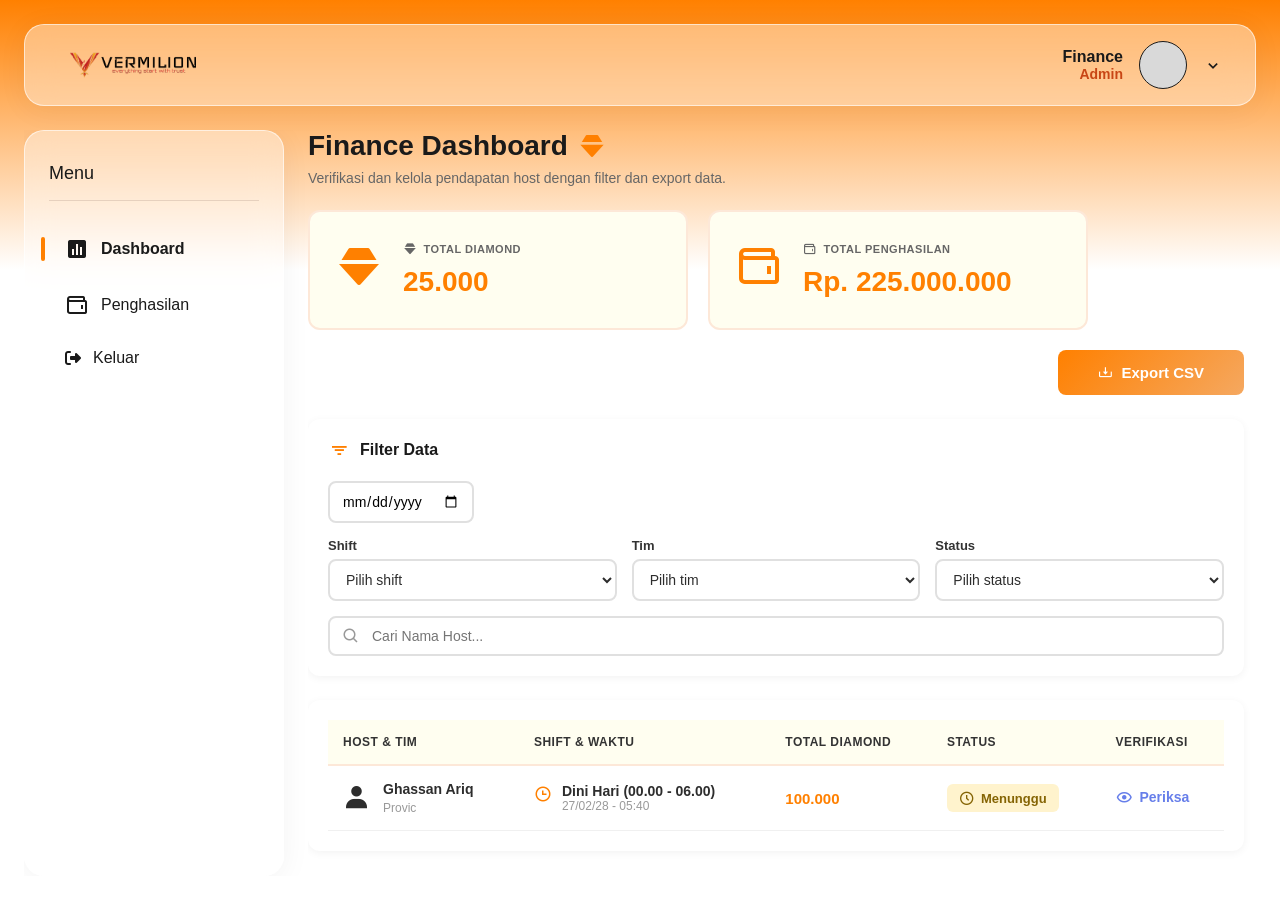
<file: finance/index.html>
<!doctype html>
<html lang="en">
  <head>
    <meta charset="UTF-8" />
    <meta name="viewport" content="width=device-width, initial-scale=1.0" />
    <meta name="description" content="Finance Dashboard" />
    <title>Finance Dashboard</title>
    <link rel="stylesheet" href="../style/finance.css" />
    <link
      href="https://unpkg.com/boxicons@2.1.4/css/boxicons.min.css"
      rel="stylesheet"
    />
    <link
      rel="stylesheet"
      href="https://cdnjs.cloudflare.com/ajax/libs/font-awesome/6.5.0/css/all.min.css"
    />
  </head>
  <body>
    <div class="dashboard">
      <header class="topbar">
        <div
          class="logo-area"
          style="display: flex; align-items: center; gap: 12px"
        >
          <i
            class="bx bx-menu menu-toggle"
            id="mobile-menu-btn"
            onclick="toggleSidebar()"
            style="display: none; font-size: 28px; cursor: pointer"
          ></i>
          <div class="logo">
            <img src="../assets/logovermiloren.png" alt="Vermil Logo" />
          </div>
        </div>

        <div class="profile-section">
          <div class="profile-text">
            <span class="name">Finance</span>
            <span class="role">Admin</span>
          </div>
          <div class="avatar"></div>
          <i class="bx bx-chevron-down icon-dropdown"></i>
        </div>
      </header>

      <div class="main-layout">
        <aside class="sidebar">
          <h3 class="menu-title">Menu</h3>
          <hr class="divider" />
          <nav>
            <ul class="nav-list">
              <li
                class="nav-item active"
                onclick="loadPage('beranda.html', this)"
              >
                <i class="bx bxs-bar-chart-square nav-icon"></i> Dashboard
              </li>
              <li class="nav-item" onclick="loadPage('penghasilan.html', this)">
                <i class="bx bx-wallet nav-icon"></i> Penghasilan
              </li>
              <li class="nav-item">
                <i class="fa-solid fa-right-from-bracket nav-icon-fa"></i>
                <a
                  href="../login.html"
                  style="color: inherit; text-decoration: none"
                  >Keluar</a
                >
              </li>
            </ul>
          </nav>
        </aside>

        <main class="content" id="main-content"></main>
      </div>
    </div>

    <script src="../control/finance.js"></script>
  </body>
</html>
</file>
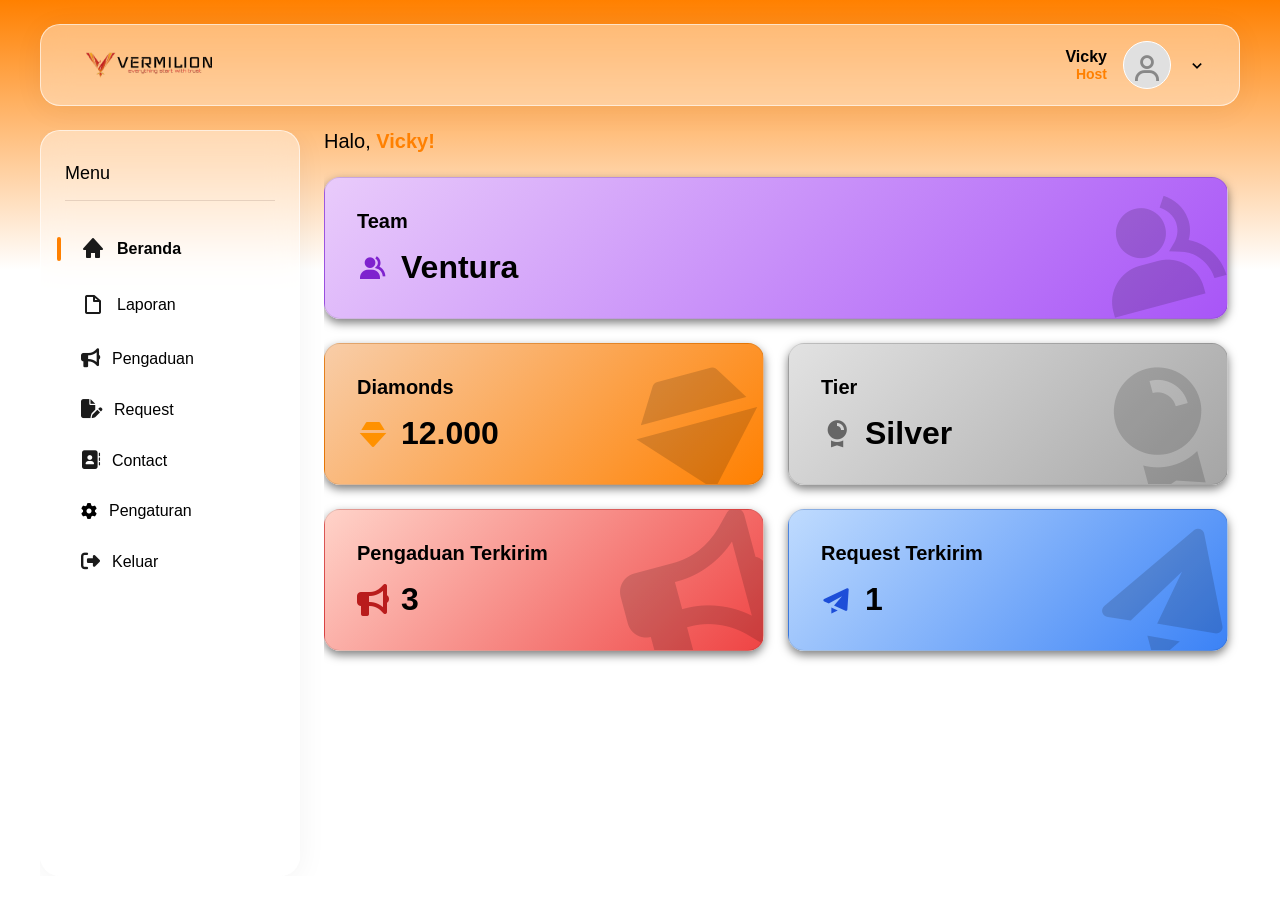
<file: host/index.html>
<!doctype html>
<html lang="id">
  <head>
    <meta charset="UTF-8" />
    <meta name="viewport" content="width=device-width, initial-scale=1.0" />
    <title>Dashboard Host</title>
    <link rel="stylesheet" href="../style/host.css" />
    <link
      href="https://unpkg.com/boxicons@2.1.4/css/boxicons.min.css"
      rel="stylesheet"
    />
    <link
      rel="stylesheet"
      href="https://cdnjs.cloudflare.com/ajax/libs/font-awesome/6.5.0/css/all.min.css"
    />
  </head>
  <body>
    <div class="dashboard">
      <header class="topbar">
        <!--logo-->
        <div
          class="logo-area"
          style="display: flex; align-items: center; gap: 12px"
        >
          <i
            class="bx bx-menu menu-toggle"
            id="mobile-menu-btn"
            onclick="toggleSidebar()"
            style="display: none; font-size: 28px; cursor: pointer"
          ></i>
          <div class="logo">
            <img src="../assets/logovermiloren.png" alt="Vermilion Logo" />
          </div>
        </div>
        <!--Profile-->
        <div class="profile-section" onclick="toggleDropdown(event)">
          <div class="profile-text">
            <span class="name">Vicky</span>
            <span class="role">Host</span>
          </div>
          <div class="avatar">
            <i class="bx bx-user"></i>
          </div>
          <i class="bx bx-chevron-down icon-dropdown"></i>
          <div class="dropdown-menu" id="profileDropdown">
            <a href="" class="dropdown-item">
              <i class="bx bx-user-circle"></i>
              Profil
            </a>
            <a href="" class="dropdown-item">
              <i class="bx bx-cog"></i>
              Setting
            </a>
            <div class="dropdown-divider"></div>
            <a href="" class="dropdown-item text-danger">
              <i class="bx bx-log-out"></i>
              Logout
            </a>
          </div>
        </div>
      </header>
      <div class="main-layout">
        <aside class="sidebar">
          <h3 class="menu-title">Menu</h3>
          <hr class="divider" />
          <nav>
            <ul class="nav-list">
              <li
                class="nav-item active"
                onclick="loadPage('beranda.html', this)"
              >
                <i class="bx bxs-home nav-icon"></i> Beranda
              </li>
              <li class="nav-item" onclick="loadPage('laporan.html', this)">
                <i class="bx bx-file-blank nav-icon"></i> Laporan
              </li>
              <li class="nav-item">
                <i class="fa-solid fa-bullhorn nav-icon-fa"></i> Pengaduan
              </li>
              <li class="nav-item">
                <i class="fa solid fa-file-pen nav-icon-fa"></i> Request
              </li>
              <li class="nav-item">
                <i class="fa-solid fa-address-book nav-icon-fa"></i> Contact
              </li>
              <li class="nav-item">
                <i class="fa-solid fa-gear nax-icon-fa"></i> Pengaturan
              </li>
              <li class="nav-item">
                <i class="fa-solid fa-right-from-bracket nav-icon-fa"></i>
                <a href="../login.html">Keluar</a>
              </li>
            </ul>
          </nav>
        </aside>
        <main class="content" id="main-content"></main>
      </div>
    </div>
    <script src="../control/host.js"></script>
  </body>
</html>
</file>
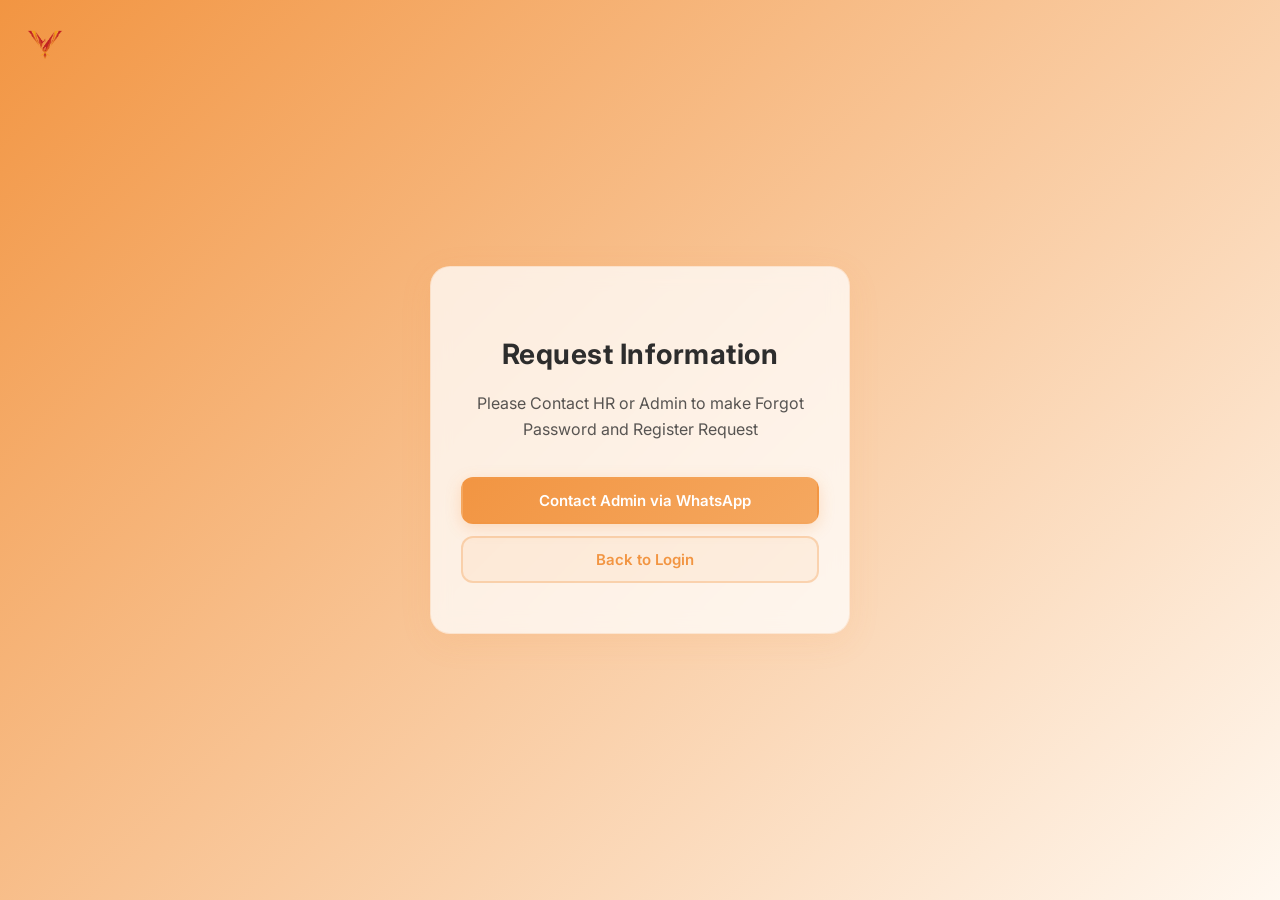
<file: contact.html>
<!DOCTYPE html>
<html lang="en">
<head>
    <meta charset="UTF-8">
    <meta name="viewport" content="width=device-width, initial-scale=1.0">
    <meta name="description" content="Contact HR or Admin">
    <title>Contact Request</title>
    <link rel="stylesheet" href="./style/contact.css">
    <link href="https://cdn.boxicons.com/3.0.8/fonts/basic/boxicons.min.css" rel="stylesheet">
    <link href="https://cdn.boxicons.com/3.0.8/fonts/filled/boxicons-filled.min.css" rel="stylesheet">
</head>
<body>
    <div class="logo-container">
        <img src="./assets/vermil-logo.png" alt="Vermil Logo" class="logo">
    </div>
    <div class="wrapper">
        <div class="content">
            <i class="bx bx-info-circle icon"></i>
            <h1>Request Information</h1>
            <p class="message">Please Contact HR or Admin to make Forgot Password and Register Request</p>
            <div class="button-group">
                <a href="https://wa.me/62YOUR_PHONE_NUMBER" target="_blank" class="btn btn-primary">
                    <i class="bx bxl-whatsapp"></i>
                    Contact Admin via WhatsApp
                </a>
                <a href="./login.html" class="btn btn-secondary">
                    <i class="bx bx-arrow-back"></i>
                    Back to Login
                </a>
            </div>
        </div>
    </div>
</body>
</html>
</file>
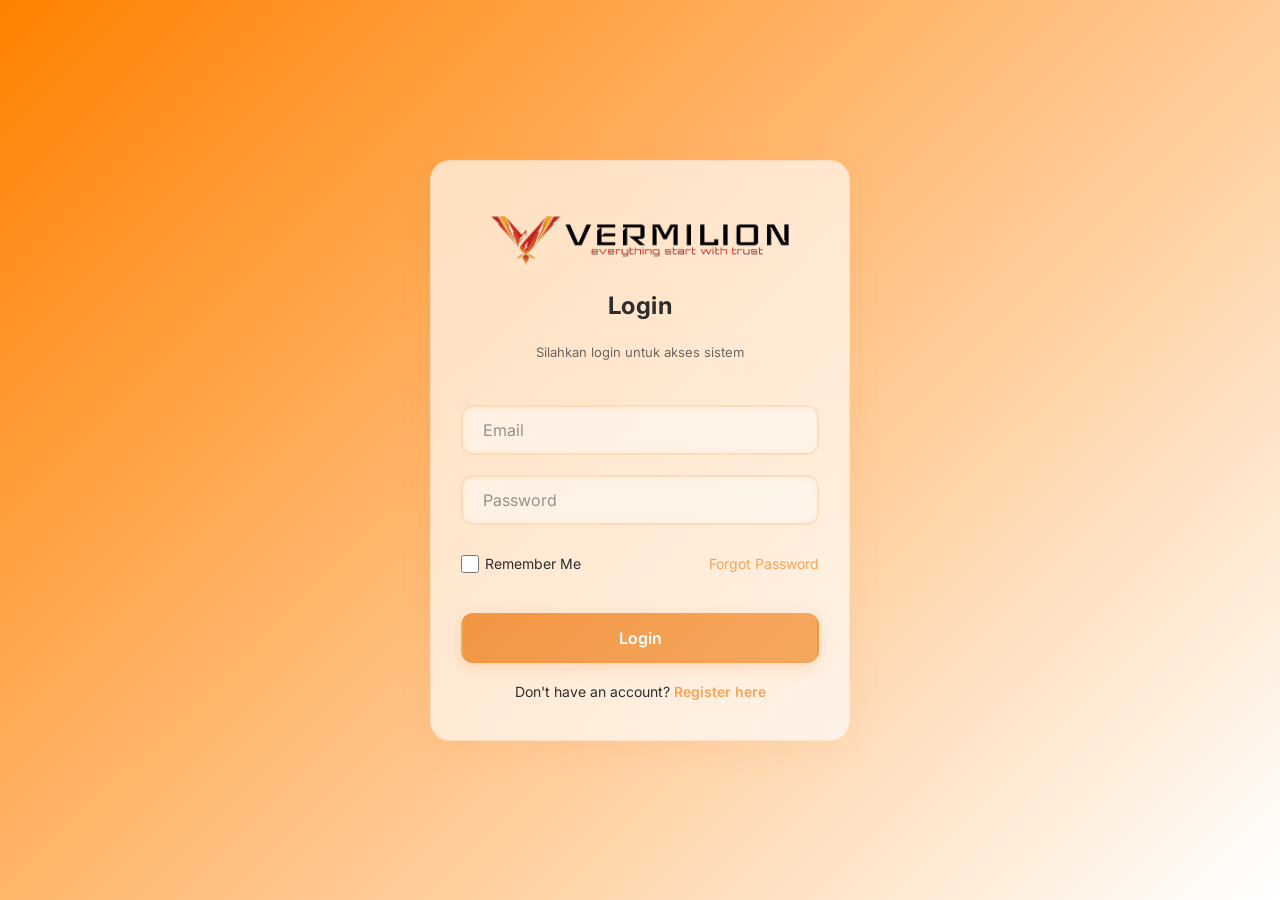
<file: login.html>
<!DOCTYPE html>
<html lang="en">
<head>
    <meta charset="UTF-8">
    <meta name="viewport" content="width=device-width, initial-scale=1.0">
    <meta name="description" content="Login Page">
    <title>Login Page</title>
    <link rel="stylesheet" href="./style/login.css">
    <!-- Basic Icons -->
    <link href="https://cdn.boxicons.com/3.0.8/fonts/basic/boxicons.min.css" rel="stylesheet">
    <!-- Filled Icons -->
    <link href="https://cdn.boxicons.com/3.0.8/fonts/filled/boxicons-filled.min.css" rel="stylesheet">
    <!-- Brand Icons -->
    <link href="https://cdn.boxicons.com/3.0.8/fonts/brands/boxicons-brands.min.css" rel="stylesheet">
</head>
<body>
    <div class="wrapper">
        <div class="logo-container">
            <img src="./assets/logovermiloren.png" alt="Vermil Logo" class="logo">
        </div>
        <form action="" id="loginForm">
            <h2>Login</h2>
            <p class="subtitle">Silahkan login untuk akses sistem</p>
            <div class="input-box">
                <input type="text" placeholder="Email" id="email" required>
                <i class="bx bx-envelope"></i>
            </div>
            <div class="input-box">
                <input type="password" placeholder="Password" id="password" required>
                <i class="bx bx-lock"></i>
            </div>
            <div class="remember-forgot">
                <label><input type="checkbox" name="" id="">Remember Me</label>
                <a href="./contact.html">Forgot Password</a>
            </div>
            <button type="submit" class="btn">Login</button>
        </form>
        <div class="register-link">
            <p>Don't have an account? <a href="./contact.html" >Register here</a></p>
        </div>
    </div>
    <script src="./control/main.js"></script>
</body>
</html>
</file>
<file: style/finance.css>
* {
  margin: 0;
  padding: 0;
  box-sizing: border-box;
  font-family: "Inter", "Segoe UI", sans-serif;
}

:root {
  --orange-primary: #ff8000;
  --orange-light: #fdf4eb;
  --text-dark: #1a1a1a;
  --text-gray: #4a4a4a;
  --border-radius: 16px;
  --shadow: 0px 4px 10px rgba(0, 0, 0, 0.05);
}

body {
  margin: 0;
  padding: 24px;
  height: 100vh;
  overflow: hidden;
  box-sizing: border-box;
  background: linear-gradient(to bottom, #ff8000 0%, #ffffff 30%, #ffffff 100%);
  color: var(--text-dark);
}
.main-layout {
  flex: 1;
  overflow: hidden;
  display: flex;
  gap: 24px;
  align-items: stretch; 
}
.content {
  flex: 1;
  min-width: 0;
  min-height: 0;
  display: flex;
  flex-direction: column;
  gap: 24px;
  height: 100%;
  overflow-y: auto;
  padding-right: 12px;
  padding-bottom: 24px;
}
.dashboard {
  max-width: 1400px;
  margin: 0 auto;
  display: flex;
  flex-direction: column;
  gap: 24px;
  height: 100%;
}

.topbar {
  background: rgba(255, 255, 255, 0.4);
  border: 1px solid rgba(255, 255, 255, 0.6);
  box-shadow: 0 4px 30px rgba(0, 0, 0, 0.05);
  border-radius: 20px;
  backdrop-filter: blur(15px);
  -webkit-backdrop-filter: blur(15px);
  display: flex;
  justify-content: space-between;
  align-items: center;
  padding: 16px 32px;
  flex-shrink: 0;
}

.topbar .logo img {
  height: 36px;
}

.profile-section {
  display: flex;
  align-items: center;
  gap: 16px;
}

.profile-text {
  display: flex;
  flex-direction: column;
  text-align: right;
}

.profile-text .name {
  font-weight: 700;
  font-size: 16px;
}

.profile-text .role {
  color: #c84615;
  font-weight: 600;
  font-size: 14px;
}

.avatar {
  width: 48px;
  height: 48px;
  background-color: #d9d9d9;
  border: 1px solid #1a1a1a;
  border-radius: 50%;
}

.icon-dropdown {
  font-size: 20px;
  cursor: pointer;
}

.main-layout {
  flex: 1;
  overflow: hidden;
  display: flex;
  gap: 24px;
  align-items: flex-start;
}

.sidebar {
  width: 260px;
  padding: 32px 24px;
  height: 100%;
  background: rgba(255, 255, 255, 0.4);
  border: 1px solid rgba(255, 255, 255, 0.6);
  box-shadow: 0 4px 30px rgba(0, 0, 0, 0.05);
  border-radius: 20px;
  backdrop-filter: blur(15px);
  -webkit-backdrop-filter: blur(15px);
  overflow-y: auto;
  flex-shrink: 0;
}

.menu-title {
  font-size: 18px;
  font-weight: 500;
  margin-bottom: 16px;
}

.divider {
  border: none;
  border-top: 1px solid #e6d0be;
  margin-bottom: 24px;
}

.nav-list {
  list-style: none;
}

.nav-item {
  display: flex;
  align-items: center;
  gap: 12px;
  padding: 12px 0 12px 16px;
  margin-bottom: 8px;
  font-size: 16px;
  cursor: pointer;
  position: relative;
  color: var(--text-dark);
  transition: all 0.3s ease;
}

.nav-item.active {
  font-weight: 600;
}

.nav-item.active::before {
  content: "";
  position: absolute;
  left: -8px;
  top: 50%;
  transform: translateY(-50%);
  height: 24px;
  width: 4px;
  background-color: var(--orange-primary);
  border-radius: 4px;
}

.nav-icon {
  font-size: 24px;
  color: #1a1a1a;
}

.content {
  flex: 1;
  min-width: 0;
  display: flex;
  flex-direction: column;
  gap: 24px;
  height: 100%;
  overflow-y: auto;
  padding-right: 12px;
  padding-bottom: 24px;
}

.content::-webkit-scrollbar {
  width: 8px;
}

.content::-webkit-scrollbar-track {
  background: transparent;
}

.content::-webkit-scrollbar-thumb {
  background: rgba(240, 142, 62, 0.5);
  border-radius: 10px;
}

.header {
  margin-bottom: 0;
}

.header h1 {
  font-size: 28px;
  font-weight: 700;
  margin-bottom: 8px;
  display: flex;
  align-items: center;
  gap: 10px;
}

.header h1 i {
  color: var(--orange-primary);
  font-size: 28px;
}

.header-subtitle {
  color: #666;
  font-size: 14px;
}

.top-section {
  display: flex;
  justify-content: flex-start;
  align-items: center;
  gap: 20px;
  flex-wrap: wrap;
}

.total-card {
  background: #fffef0;
  border: 2px solid #fde8d8;
  padding: 25px;
  border-radius: 12px;
  display: flex;
  align-items: center;
  gap: 20px;
  flex: 0 1 380px;
  min-height: 120px;
}

.card-icon {
  font-size: 48px;
  color: var(--orange-primary);
  flex-shrink: 0;
}

.card-content {
  flex: 1;
  min-width: 0;
}

.card-label {
  font-size: 11px;
  color: #666;
  text-transform: uppercase;
  font-weight: 600;
  margin-bottom: 8px;
  letter-spacing: 0.5px;
  display: flex;
  align-items: center;
  gap: 6px;
  line-height: 1.4;
}

.card-label i {
  font-size: 14px;
  flex-shrink: 0;
}

.card-amount {
  font-size: 28px;
  font-weight: 700;
  color: var(--orange-primary);
  line-height: 1.2;
  word-break: break-word;
}

.export-btn {
  background: linear-gradient(135deg, var(--orange-primary) 0%, #f5a860 100%);
  color: #fff;
  border: none;
  padding: 14px 40px;
  border-radius: 8px;
  font-size: 15px;
  font-weight: 600;
  cursor: pointer;
  transition: all 0.3s ease;
  display: flex;
  align-items: center;
  gap: 8px;
  margin-left: auto;
  height: fit-content;
  white-space: nowrap;
}

.export-btn:hover {
  background: linear-gradient(135deg, #e6803a 0%, #e89850 100%);
  transform: translateY(-2px);
  box-shadow: 0 4px 15px rgba(242, 149, 66, 0.3);
}

.export-btn:active {
  transform: translateY(0);
}

.filter-section {
  background: #fff;
  border-radius: 12px;
  padding: 20px;
  box-shadow: 0 2px 8px rgba(0, 0, 0, 0.05);
}

.filter-header {
  display: flex;
  align-items: center;
  gap: 10px;
  margin-bottom: 20px;
}

.filter-header i {
  font-size: 22px;
  color: var(--orange-primary);
}

.filter-header h3 {
  font-size: 16px;
  font-weight: 600;
}

.filter-tabs {
  display: flex;
  gap: 10px;
  margin-bottom: 20px;
  border-bottom: 2px solid #f0f0f0;
}

.filter-tab {
  background: none;
  border: none;
  padding: 12px 16px;
  border-bottom: 3px solid transparent;
  cursor: pointer;
  font-size: 14px;
  font-weight: 500;
  color: #666;
  transition: all 0.3s ease;
  display: flex;
  align-items: center;
  gap: 8px;
}

.filter-tab i {
  font-size: 18px;
}

.filter-tab:hover {
  color: var(--orange-primary);
}

.filter-tab.active {
  color: var(--orange-primary);
  border-bottom-color: var(--orange-primary);
}

.filter-content {
  display: flex;
  flex-direction: column;
  gap: 15px;
}

.date-input-group {
  display: flex;
  gap: 10px;
}

.date-input {
  padding: 10px 12px;
  border: 2px solid #e0e0e0;
  border-radius: 8px;
  font-size: 14px;
  transition: all 0.3s ease;
  cursor: pointer;
}

.date-input:focus {
  outline: none;
  border-color: var(--orange-primary);
  box-shadow: 0 0 0 3px rgba(255, 128, 0, 0.1);
}

.filter-row {
  display: grid;
  grid-template-columns: repeat(auto-fit, minmax(200px, 1fr));
  gap: 15px;
}

.filter-group {
  display: flex;
  flex-direction: column;
  gap: 6px;
}

.filter-group label {
  font-size: 13px;
  font-weight: 600;
  color: #333;
}

.filter-select {
  padding: 10px 12px;
  border: 2px solid #e0e0e0;
  border-radius: 8px;
  font-size: 14px;
  background: #fff;
  cursor: pointer;
  transition: all 0.3s ease;
  color: #2d2d2d;
}

.filter-select:focus {
  outline: none;
  border-color: var(--orange-primary);
  box-shadow: 0 0 0 3px rgba(255, 128, 0, 0.1);
}

.filter-select:hover {
  border-color: var(--orange-primary);
}

.search-box {
  display: flex;
  align-items: center;
  border: 2px solid #e0e0e0;
  border-radius: 8px;
  padding: 0 12px;
  transition: all 0.3s ease;
}

.search-box:focus-within {
  border-color: var(--orange-primary);
  box-shadow: 0 0 0 3px rgba(255, 128, 0, 0.1);
}

.search-box i {
  color: #999;
  font-size: 18px;
}

.search-input {
  flex: 1;
  border: none;
  padding: 10px 12px;
  font-size: 14px;
  outline: none;
  background: transparent;
}
.table-section {
  background: #fff;
  border-radius: 12px;
  padding: 20px;
  box-shadow: 0 2px 8px rgba(0, 0, 0, 0.05);
  overflow-x: auto; 
  width: 100%;
  flex-shrink: 0;
}
.data-table {
  width: 100%;
  border-collapse: collapse;
  min-width: 800px;
}

.data-table thead {
  background: #fffef0;
  border-bottom: 2px solid #fde8d8;
}

.data-table th {
  padding: 15px;
  text-align: left;
  font-size: 12px;
  font-weight: 700;
  color: #333;
  text-transform: uppercase;
  letter-spacing: 0.5px;
  white-space: nowrap;
}

.data-table tbody tr {
  border-bottom: 1px solid #f0f0f0;
  transition: background 0.2s ease;
}

.data-table tbody tr:hover {
  background: #fafaf9;
}

.data-table td {
  padding: 15px;
  font-size: 14px;
  white-space: nowrap;
}
.host-cell {
  display: flex;
  align-items: center;
  gap: 12px;
}

.host-cell i {
  font-size: 28px;
  color: #2d2d2d;
}

.host-info {
  display: flex;
  flex-direction: column;
  gap: 4px;
}

.host-name {
  font-weight: 600;
  color: #2d2d2d;
}

.host-team {
  font-size: 12px;
  color: #999;
}

.shift-info {
  display: flex;
  align-items: flex-start;
  gap: 10px;
}

.shift-info i {
  font-size: 18px;
  color: var(--orange-primary);
  flex-shrink: 0;
  margin-top: 2px;
}

.shift-name {
  font-weight: 600;
  color: #2d2d2d;
}

.shift-time {
  font-size: 12px;
  color: #999;
}

.amount {
  font-weight: 700;
  color: var(--orange-primary);
  font-size: 15px;
}

.status {
  display: inline-flex;
  align-items: center;
  gap: 6px;
  padding: 6px 12px;
  border-radius: 6px;
  font-size: 13px;
  font-weight: 600;
}

.status i {
  font-size: 16px;
}

.status.pending {
  background: #fff3cd;
  color: #856404;
}

.status.approved {
  background: #d4edda;
  color: #155724;
}

.status.rejected {
  background: #f8d7da;
  color: #721c24;
}

.verify {
  display: inline-flex;
  align-items: center;
  gap: 6px;
  color: #667eea;
  cursor: pointer;
  font-weight: 600;
  transition: all 0.3s ease;
}

.verify:hover {
  color: var(--orange-primary);
  transform: scale(1.05);
}

.verify i {
  font-size: 18px;
}

@media (max-width: 992px) {
  .sidebar {
    width: 220px;
    padding: 24px 16px;
  }
  
  .main-layout {
    gap: 16px;
  }
  
  .topbar {
    padding: 16px 24px;
  }
}

@media (max-width: 768px) {
  body {
    padding: 16px;
  }
  
  .dashboard {
    gap: 16px;
  }

  .topbar {
    padding: 12px 16px;
  }
  
  .profile-text {
    display: none;
  }

  .logo img {
    height: 28px;
  }

  .menu-toggle {
    display: block !important; 
  }

  .sidebar {
    position: fixed;
    top: 0;
    left: -100%;
    height: 100vh;
    width: 260px;
    z-index: 1000;
    border-radius: 0 20px 20px 0;
    transition: left 0.3s ease-in-out;
    background: rgba(255, 255, 255, 0.7); 
  }

  .sidebar.show {
    left: 0;
  }

  .top-section {
    flex-direction: column;
    align-items: stretch;
  }

  .total-card {
    flex: 1;
    max-width: none;
  }

  .filter-row {
    grid-template-columns: 1fr;
  }
  
  .content {
    padding-right: 0;
  }

  .data-table th,
  .data-table td {
    padding: 12px;
    font-size: 13px;
  }

  .header h1 {
    font-size: 22px;
  }

  .export-btn {
    margin-left: 0;
    width: 100%;
  }
}

@media (max-width: 480px) {
  body {
    padding: 12px;
  }

  .dashboard {
    gap: 12px;
  }

  .topbar {
    padding: 10px 12px;
  }

  .header h1 {
    font-size: 18px;
  }

  .header-subtitle {
    font-size: 12px;
  }

  .top-section {
    flex-direction: column;
    gap: 12px;
  }

  .total-card {
    padding: 12px;
    gap: 10px;
    flex-direction: column;
    text-align: center;
  }

  .card-icon {
    font-size: 32px;
  }

  .card-amount {
    font-size: 24px;
  }

  .export-btn {
    width: 100%;
    padding: 10px 15px;
    font-size: 12px;
    justify-content: center;
  }

  .filter-section {
    padding: 15px;
  }

  .filter-header h3 {
    font-size: 14px;
  }

  .filter-tabs {
    gap: 8px;
  }

  .filter-tab {
    padding: 8px 12px;
    font-size: 11px;
  }

  .filter-row {
    grid-template-columns: 1fr;
    gap: 12px;
  }

  .table-section {
    padding: 15px;
  }

  .data-table {
    font-size: 11px;
  }

  .data-table th,
  .data-table td {
    padding: 8px 6px;
  }

  .host-name {
    font-size: 13px;
  }

  .host-team {
    font-size: 11px;
  }

  .shift-name {
    font-size: 13px;
  }

  .shift-time {
    font-size: 11px;
  }

  .amount {
    font-size: 13px;
  }

  .status {
    padding: 4px 8px;
    font-size: 11px;
  }

  .verify {
    font-size: 12px;
  }
}
</file>
<file: style/host.css>
/* ===================== GENERAL ===================== */
* {
  margin: 0;
  padding: 0;
  box-sizing: border-box;
  font-family: "Inter", "Segoe UI", sans-serif;
}

/* ===================== BODY ===================== */
body {
  margin: 0;
  padding: 24px;
  height: 100vh;
  overflow: hidden;
  box-sizing: border-box;
  background: linear-gradient(to bottom, #ff8000 0%, #ffffff 30%, #ffffff 100%);
  color: black;
}
a {
  text-decoration: none;
  color: inherit;
}

/* ===================== DASHBOARD ===================== */
.dashboard {
  max-width: 1200px;
  margin: 0 auto;
  display: flex;
  flex-direction: column;
  gap: 24px;
  height: 100%;
}

/* ===================== TOPBAR ===================== */
.topbar {
  background: rgba(255, 255, 255, 0.4);
  border: 1px solid rgba(255, 255, 255, 0.6);
  box-shadow: 0 4px 30px rgba(0, 0, 0, 0.05);
  border-radius: 20px;
  backdrop-filter: blur(15px);
  -webkit-backdrop-filter: blur(15px);
  display: flex;
  justify-content: space-between;
  align-items: center;
  padding: 16px 32px;
  flex-shrink: 0;
  z-index: 999;
}

.topbar .logo img {
  height: 36px;
}

/* ===================== PROFILE SECTION ===================== */
.profile-section {
display: flex;
  align-items: center;
  gap: 16px;
  position: relative; 
  cursor: pointer;
}

.profile-text {
  display: flex;
  flex-direction: column;
  text-align: right;
}

.profile-text .name {
  font-weight: 700;
  font-size: 16px;
}

.profile-text .role {
  color: #ff8000;
  font-weight: 600;
  font-size: 14px;
}

.avatar {
width: 48px;
  height: 48px;
  background-color: #e0e0e0;
  border: 1px solid #ffffff;
  border-radius: 50%;
  display: flex;
  align-items: center;
  justify-content: center;
  overflow: hidden;
}
.avatar i {
  font-size: 32px;
  color: #888;
  margin-top: 8px;
}

.icon-dropdown {
  font-size: 20px;
  cursor: pointer;
  transition: transform 0.3s ease;
}
.dropdown-menu.show {
  opacity: 1;
  visibility: visible;
  transform: translateY(0);
}

.dropdown-menu {
  background: rgba(255, 255, 255, 0.5);
  border: 1px solid rgba(255, 255, 255, 1);
  box-shadow: 0 4px 30px rgba(0, 0, 0, 0.05);
  border-radius: 20px;
  backdrop-filter: blur(15px);
  -webkit-backdrop-filter: blur(15px);
  position: absolute;
  top: 120%;
  right: 0;
  width: 180px;
  padding: 8px 0;
  display: flex;
  flex-direction: column;
  opacity: 0;
  visibility: hidden;
  transform: translateY(-10px); 
  transition: all 0.3s ease;
  z-index: 1000;
}

.dropdown-item {
  padding: 12px 20px;
  display: flex;
  align-items: center;
  gap: 12px;
  color: var(--text-dark);
  text-decoration: none;
  font-size: 14px;
  font-weight: 500;
  transition: background 0.2s ease, color 0.2s ease;
}

.dropdown-item i {
  font-size: 18px;
}

.dropdown-item:hover {
  color: #ff8000;
}

.dropdown-divider {
  height: 1px;
  background: #f0f0f0;
  margin: 4px 0;
}

.text-danger {
  color: #dc3545;
}

.text-danger:hover {
  color: #dc3545;
}

/* ===================== MAIN LAYOUT ===================== */
.main-layout {
  flex: 1;
  overflow: hidden;
  display: flex;
  gap: 24px;
  align-items: flex-start;
}

/* ===================== SIDEBAR ===================== */
.sidebar {
  width: 260px;
  padding: 32px 24px;
  height: 100%;
  background: rgba(255, 255, 255, 0.4);
  border: 1px solid rgba(255, 255, 255, 0.6);
  box-shadow: 0 4px 30px rgba(0, 0, 0, 0.05);
  border-radius: 20px;
  backdrop-filter: blur(15px);
  -webkit-backdrop-filter: blur(15px);
  top: 120px;
  overflow-y: auto;
  flex-shrink: 0;
}

.menu-title {
  font-size: 18px;
  font-weight: 500;
  margin-bottom: 16px;
}

.divider {
  border: none;
  border-top: 1px solid #e6d0be;
  margin-bottom: 24px;
}

.nav-list {
  list-style: none;
}

.nav-item {
  display: flex;
  align-items: center;
  gap: 12px;
  padding: 12px 0 12px 16px;
  margin-bottom: 8px;
  font-size: 16px;
  cursor: pointer;
  position: relative;
  color: black;
}

.nav-item.active {
  font-weight: 600;
}

.nav-item.active::before {
  content: "";
  position: absolute;
  left: -8px;
  top: 50%;
  transform: translateY(-50%);
  height: 24px;
  width: 4px;
  background-color: #ff8000;
  border-radius: 4px;
}

.nav-icon {
  font-size: 24px;
  color: #1a1a1a;
  align-items: center;
}

.nav-icon-fa {
  font-size: 19px;
  color: #1a1a1a;
  align-items: center;
}


/* ===================== CONTENT AREA ===================== */
.content {
  flex: 1;
  display: flex;
  flex-direction: column;
  gap: 24px;
  height: 100%;
  overflow-y: auto;
  padding-right: 12px;
  padding-bottom: 24px;
}

/* Scrollbar */
.content::-webkit-scrollbar {
  width: 8px;
}

.content::-webkit-scrollbar-track {
  background: transparent;
}

.content::-webkit-scrollbar-thumb {
  background: rgba(240, 142, 62, 0.5);
  border-radius: 10px;
}

/* ===================== TEXT & GREETING ===================== */
.greeting {
  font-size: 20px;
  font-weight: 500;
}

.highlight {
  color: #ff8000;
  font-weight: 600;
}

/* ===================== CARD ===================== */
.card {
  border-radius: 16px;
  box-shadow: 0px 4px 10px rgba(0, 0, 0, 0.5);
  padding: 32px;
}

/* ===================== STATS SECTION ===================== */
.stats-container {
  display: grid;
  grid-template-columns: 1fr 1fr;
  gap: 24px;
}

.stat-card {
  position: relative;
  overflow: hidden;
  display: flex;
  flex-direction: column;
  gap: 16px;
  border: 1px solid rgba(0, 0, 0, 0.1);
}

.card-orange {
  background: linear-gradient(135deg, #f8cda8 0%,  #ff8000 100%);
}

.card-silver {
  background: linear-gradient(135deg, #e2e2e2 0%, #a5a5a5 100%);
}

.card-full {
  grid-column: 1 / -1; 
}

.card-purple {
  background: linear-gradient(135deg, #e9cbfb 0%, #a855f7 100%);
}
.card-purple .stat-value i {
  color: #7e22ce;
}

.card-red {
  background: linear-gradient(135deg, #ffd3c9 0%, #ef4444 100%);
}
.card-red .stat-value i {
  color: #b91c1c;
}

.card-blue {
  background: linear-gradient(135deg, #bfdbfe 0%, #3b82f6 100%);
}
.card-blue .stat-value i {
  color: #1d4ed8;
}

.stat-card h3 {
  font-size: 20px;
  font-weight: 700;
  z-index: 2;
}

.stat-value {
  display: flex;
  align-items: center;
  gap: 12px;
  font-size: 32px;
  font-weight: 700;
  z-index: 2;
}

.stat-value i {
  font-size: 32px;
  color: #ff9100;
}

.card-silver .stat-value i {
  color: #666;
}

/* ===================== BACKGROUND ELEMENT ===================== */
.bg-watermark {
  position: absolute;
  right: -10px;
  bottom: -20px;
  font-size: 150px;
  opacity: 0.15;
  z-index: 1;
  transform: rotate(-15deg);
  color: #000;
}

.medal-adjust {
  right: -10px;
  bottom: -10px;
}

/* ===================== Content Laporan ===================== */
 .input-laporan-card {
background: rgba(255, 255, 255, 0.4);
  border: 1px solid rgba(255, 255, 255, 0.6);
  box-shadow: 0 4px 30px rgba(0, 0, 0, 0.05);
  border-radius: 20px;
  backdrop-filter: blur(15px);
  -webkit-backdrop-filter: blur(15px);
  display: flex;
  flex-direction: column;
  gap: 20px;
}

.input-laporan-card h2 {
  font-size: 20px;
  font-weight: 700;
  color: var(--text-dark);
}

.btn-primary {
  background-color: #ff8000;
  color: #ffffff;
  border: none;
  padding: 16px;
  font-size: 16px;
  font-weight: 600;
  border-radius: 12px;
  cursor: pointer;
  transition: opacity 0.2s ease, transform 0.1s ease;
  width: 100%;
}

.btn-primary:hover {
  opacity: 0.9;
}

.btn-primary:active {
  transform: scale(0.98);
}

/* --- History Section --- */
.history-section {
  display: flex;
  flex-direction: column;
  gap: 16px;
  margin-top: 8px;
}

.section-header h3 {
  font-size: 20px;
  font-weight: 500;
  display: inline-block;
  border-bottom: 2px solid var(--text-dark);
  padding-bottom: 4px;
}

.history-list {
  display: flex;
  flex-direction: column;
  gap: 12px;
}

.history-item {
  display: flex;
  justify-content: space-between;
  align-items: center;
  padding: 16px 24px;
  border-radius: var(--border-radius);
  background: linear-gradient(to right, #fcf2ea 0%, #f6c8a5 100%);
  box-shadow: 0 2px 5px rgba(0, 0, 0, 0.05);
}

.history-text h4 {
  font-size: 16px;
  font-weight: 700;
  margin-bottom: 4px;
}

.history-text p {
  font-size: 12px;
  color: var(--text-dark);
}

.check-icon {
  font-size: 28px;
  color: #8ed69e;
}

/* ===================== MODAL ===================== */
.modal-overlay {
  position: fixed;
  top: 0;
  left: 0;
  width: 100vw;
  height: 100vh;
  background: rgba(0, 0, 0, 0.4);
  display: flex;
  justify-content: center;
  align-items: center;
  z-index: 9999;
  opacity: 0;
  visibility: hidden;
  transition: all 0.3s ease;
}

.modal-overlay.show {
  opacity: 1;
  visibility: visible;
}

.modal-content {
  width: 90%;
  max-width: 500px;
  background: rgba(255, 255, 255, 0.75);
  border: 1px solid rgba(255, 255, 255, 0.6);
  box-shadow: 0 8px 32px rgba(0, 0, 0, 0.1);
  backdrop-filter: blur(15px);
  -webkit-backdrop-filter: blur(15px);
  border-radius: 20px;
  padding: 24px;
  transform: translateY(-30px);
  transition: all 0.3s ease;
}

.modal-overlay.show .modal-content {
  transform: translateY(0);
}

.modal-header {
  display: flex;
  justify-content: space-between;
  align-items: center;
  margin-bottom: 24px;
  border-bottom: 1px solid rgba(0, 0, 0, 0.1);
  padding-bottom: 12px;
}

.modal-header h3 {
  font-size: 18px;
  font-weight: 600;
}

.close-icon {
  font-size: 28px;
  cursor: pointer;
  color: var(--text-gray);
  transition: color 0.2s;
}

.close-icon:hover {
  color: #ff3333;
}

/* ===================== FORM STYLING ===================== */
.form-group {
  display: flex;
  flex-direction: column;
  gap: 8px;
  margin-bottom: 20px;
}

.form-group label {
  font-size: 14px;
  font-weight: 600;
  color: var(--text-dark);
}

.text-sm {
  font-size: 12px;
  font-weight: 400;
  color: var(--text-gray);
}

.form-control {
  width: 100%;
  padding: 14px 16px;
  border: 1px solid rgba(0, 0, 0, 0.15);
  border-radius: 12px;
  font-size: 14px;
  background: rgba(255, 255, 255, 0.8); 
  color: #2a2a2a;
  transition: all 0.2s ease;
  font-family: inherit;
}

.form-control:focus {
  outline: none;
  border-color: #ff8000;
  box-shadow: 0 0 0 4px rgba(255, 128, 0, 0.15); 
}

.input-icon-wrapper {
  position: relative;
  display: flex;
  align-items: center;
}

.input-icon {
  position: absolute;
  left: 16px;
  font-size: 20px;
  color: #ff8000;
}

.form-control.with-icon {
  padding-left: 44px;
}
.file-input {
  padding: 10px;
  cursor: pointer;
}

.file-input::file-selector-button {
  background: #fdf4eb;
  border: 1px solid #ff8000;
  color: #ff8000;
  padding: 8px 16px;
  border-radius: 8px;
  font-weight: 600;
  cursor: pointer;
  margin-right: 12px;
  transition: all 0.2s;
}

.file-input::file-selector-button:hover {
  background: #ff8000;
  color: white;
}

.file-help-text {
  font-size: 12px;
  color: #4a4a4a;
  margin-top: 4px;
}

.file-error {
  color: red;
  font-weight: 600;
}

.mt-4 {
  margin-top: 24px;
}

/* ===================== SUCCESS MODAL STYLING ===================== */
.text-center {
  display: flex;
  flex-direction: column;
  align-items: center;
  justify-content: center;
  text-align: center;
  padding: 16px 8px;
}

.success-icon {
  font-size: 80px;
  color: lightgreen;
  margin-bottom: 16px;
  animation: popIn 0.5s cubic-bezier(0.175, 0.885, 0.32, 1.275) forwards;
}

.success-title {
  font-size: 24px;
  font-weight: 700;
  color: black;
  margin-bottom: 8px;
}

.success-text {
  font-size: 14px;
  color: #4a4a4a;
  line-height: 1.5;
}

@keyframes popIn {
  0% {
    transform: scale(0.5);
    opacity: 0;
  }
  100% {
    transform: scale(1);
    opacity: 1;
  }
}
/* ===================== RESPONSIVE ===================== */

@media (max-width: 992px) {
  .sidebar {
    width: 220px;
    padding: 24px 16px;
  }
  
  .main-layout {
    gap: 16px;
  }
  
  .topbar {
    padding: 16px 24px;
  }
}
@media (max-width: 768px) {
  body {
    padding: 16px;
  }
  
  .dashboard {
    gap: 16px;
  }

  .topbar {
    padding: 12px 16px;
  }
  
  .profile-text {
    display: none
  }

  .logo img {
    height: 28px;
  }

  .menu-toggle {
    display: block !important; 
  }

  .sidebar {
    position: fixed;
    top: 0;
    left: -100%;
    height: 100vh;
    width: 260px;
    z-index: 1000;
    border-radius: 0 20px 20px 0; 
    transition: left 0.3s ease-in-out; 
    background: rgba(255, 255, 255, 0.7); 
  }
  .sidebar.show {
    left: 0;
  }

  .stats-container {
    grid-template-columns: 1fr; 
  }
  
  .content {
    padding-right: 0;
  }
}
</file>
<file: style/contact.css>
@import url('https://fonts.googleapis.com/css2?family=Inter:wght@400;500;600;700&display=swap');

* {
    margin: 0;
    padding: 0;
    box-sizing: border-box;
    font-family: 'Inter', sans-serif;
}

body {
    display: flex;
    justify-content: center;
    align-items: center;
    min-height: 100vh;
    background: linear-gradient(135deg, #F29542 0%, #FFF8F0 100%);
    padding: 20px;
    position: relative;
}

.logo-container {
    position: fixed;
    top: 20px;
    left: 20px;
    z-index: 100;
}

.logo {
    height: 50px;
    width: auto;
    max-width: 150px;
    display: block;
}

.wrapper {
    width: 100%;
    max-width: 420px;
    background: rgba(255, 255, 255, 0.75);
    backdrop-filter: blur(10px);
    -webkit-backdrop-filter: blur(10px);
    border: 1px solid rgba(242, 149, 66, 0.15);
    border-radius: 20px;
    color: #2d2d2d;
    padding: 50px 30px;
    box-shadow: 0 8px 32px rgba(242, 149, 66, 0.1);
    animation: slideUp 0.6s ease-out;
}

@keyframes slideUp {
    from {
        opacity: 0;
        transform: translateY(30px);
    }
    to {
        opacity: 1;
        transform: translateY(0);
    }
}

.content {
    text-align: center;
}

.icon {
    font-size: 60px;
    color: #F29542;
    display: block;
    margin-bottom: 20px;
}

.wrapper h1 {
    font-size: 28px;
    margin-bottom: 20px;
    font-weight: 700;
    letter-spacing: 0.5px;
    color: #2d2d2d;
}

.message {
    font-size: 16px;
    color: rgba(45, 45, 45, 0.8);
    margin-bottom: 35px;
    line-height: 1.6;
}

.button-group {
    display: flex;
    flex-direction: column;
    gap: 12px;
}

.btn {
    display: inline-flex;
    align-items: center;
    justify-content: center;
    gap: 10px;
    padding: 12px 24px;
    border-radius: 12px;
    text-decoration: none;
    font-weight: 600;
    font-size: 15px;
    transition: all 0.3s ease;
    border: 2px solid transparent;
    cursor: pointer;
}

.btn i {
    font-size: 18px;
}

.btn-primary {
    background: linear-gradient(135deg, #F29542 0%, #F5A860 100%);
    color: #fff;
    box-shadow: 0 4px 15px rgba(242, 149, 66, 0.25);
}

.btn-primary:hover {
    background: linear-gradient(135deg, #E6803A 0%, #E89850 100%);
    box-shadow: 0 6px 25px rgba(242, 149, 66, 0.4);
    transform: translateY(-2px);
}

.btn-primary:active {
    transform: translateY(0);
    box-shadow: 0 2px 10px rgba(242, 149, 66, 0.2);
}

.btn-secondary {
    background: rgba(242, 149, 66, 0.08);
    color: #F29542;
    border: 2px solid rgba(242, 149, 66, 0.3);
}

.btn-secondary:hover {
    background: rgba(242, 149, 66, 0.15);
    border-color: rgba(242, 149, 66, 0.5);
    transform: translateY(-2px);
}

.btn-secondary:active {
    transform: translateY(0);
}

@media (max-width: 480px) {
    body {
        padding: 15px;
    }

    .logo-container {
        top: 15px;
        left: 15px;
    }

    .logo {
        height: 40px;
    }

    .wrapper {
        padding: 35px 20px;
        border-radius: 16px;
    }

    .icon {
        font-size: 50px;
        margin-bottom: 15px;
    }

    .wrapper h1 {
        font-size: 24px;
        margin-bottom: 15px;
    }

    .message {
        font-size: 14px;
        margin-bottom: 25px;
    }

    .btn {
        padding: 11px 18px;
        font-size: 14px;
    }

    .btn i {
        font-size: 16px;
    }

    .button-group {
        gap: 10px;
    }
}

@media (min-width: 481px) and (max-width: 768px) {
    body {
        padding: 25px;
    }

    .logo-container {
        top: 20px;
        left: 20px;
    }

    .logo {
        height: 45px;
    }

    .wrapper {
        padding: 42px 28px;
        border-radius: 18px;
    }

    .icon {
        font-size: 55px;
        margin-bottom: 18px;
    }

    .wrapper h1 {
        font-size: 26px;
        margin-bottom: 18px;
    }

    .message {
        font-size: 15px;
        margin-bottom: 28px;
    }

    .btn {
        padding: 11px 20px;
        font-size: 14.5px;
    }
}

@media (min-width: 769px) and (max-width: 1024px) {
    .wrapper {
        padding: 50px 30px;
        border-radius: 20px;
    }

    .icon {
        font-size: 60px;
        margin-bottom: 20px;
    }

    .wrapper h1 {
        font-size: 28px;
        margin-bottom: 20px;
    }

    .message {
        font-size: 16px;
        margin-bottom: 35px;
    }

    .btn {
        padding: 12px 24px;
        font-size: 15px;
    }
}

@media (min-width: 1025px) {
    .wrapper {
        padding: 50px 30px;
        border-radius: 20px;
    }

    .btn:hover {
        transform: translateY(-3px);
    }

    .btn-secondary:hover {
        transform: translateY(-3px);
    }
}
</file>
<file: style/login.css>
@import url('https://fonts.googleapis.com/css2?family=Inter:wght@400;500;600;700&display=swap');

* {
    margin: 0;
    padding: 0;
    box-sizing: border-box;
    font-family: 'Inter', sans-serif;
}

body {
    display: flex;
    justify-content: center;
    align-items: center;
    min-height: 100vh;
    background: linear-gradient(135deg, #FF8000 0%, #FFFFFF 100%);
    padding: 20px;
}

.logo-container {
    text-align: center;
}

.logo {
    width: 100%;
    display: block;
    margin: 0 auto;
}

.wrapper {
    width: 100%;
    max-width: 420px;
    background: rgba(255, 255, 255, 0.65);
    backdrop-filter: blur(15px);
    -webkit-backdrop-filter: blur(10px);
    border: 1px solid rgba(242, 149, 66, 0.15);
    border-radius: 20px;
    color: #2d2d2d;
    padding: 40px 30px;
    box-shadow: 0 8px 32px rgba(242, 149, 66, 0.1);
    animation: slideUp 0.6s ease-out;
}

@keyframes slideUp {
    from {
        opacity: 0;
        transform: translateY(30px);
    }
    to {
        opacity: 1;
        transform: translateY(0);
    }
}

.wrapper h2 {
    font-size: 20px;
    text-align: center;
    margin-bottom: 4px;
    font-weight: 700;
    letter-spacing: 0.5px;
    color: #2d2d2d;
}

.subtitle {
    text-align: center;
    font-size: 13px;
    color: rgba(45, 45, 45, 0.7);
    margin-bottom: 25px;
    font-weight: 400;
}

.wrapper form {
    display: flex;
    flex-direction: column;
    gap: 20px;
}

.wrapper .input-box {
    position: relative;
    width: 100%;
    height: 50px;
}

.input-box input {
    width: 100%;
    height: 100%;
    background: rgba(242, 149, 66, 0.05);
    border: 2px solid rgba(242, 149, 66, 0.2);
    outline: none;
    border-radius: 12px;
    font-size: 16px;
    color: #2d2d2d;
    padding: 12px 45px 12px 20px;
    transition: all 0.3s ease;
    backdrop-filter: blur(5px);
}

.input-box input::placeholder {
    color: rgba(45, 45, 45, 0.5);
}

.input-box input:focus {
    background: rgba(242, 149, 66, 0.1);
    border-color: rgba(242, 149, 66, 0.5);
    box-shadow: 0 0 20px rgba(242, 149, 66, 0.15);
    transform: translateY(-2px);
}

.input-box input:hover {
    background: rgba(242, 149, 66, 0.08);
    border-color: rgba(242, 149, 66, 0.35);
}

.input-box i {
    position: absolute;
    right: 15px;
    top: 50%;
    transform: translateY(-50%);
    font-size: 20px;
    color: rgba(242, 149, 66, 0.6);
    pointer-events: none;
}

.wrapper .remember-forgot {
    display: flex;
    justify-content: space-between;
    font-size: 14px;
    margin: 10px 0 20px;
    gap: 10px;
    flex-wrap: wrap;
    color: #2d2d2d;
}

.remember-forgot label {
    display: flex;
    align-items: center;
    cursor: pointer;
    transition: all 0.2s ease;
}

.remember-forgot label input {
    accent-color: #F29542;
    margin-right: 6px;
    cursor: pointer;
    width: 18px;
    height: 18px;
}

.remember-forgot label:hover {
    opacity: 0.7;
}

.remember-forgot a {
    color: rgba(242, 149, 66, 0.85);
    text-decoration: none;
    transition: all 0.2s ease;
}

.remember-forgot a:hover {
    color: #F29542;
    text-decoration: underline;
}

.wrapper .btn {
    width: 100%;
    height: 50px;
    background: linear-gradient(135deg, #F29542 0%, #F5A860 100%);
    border: 2px solid transparent;
    outline: none;
    border-radius: 12px;
    box-shadow: 0 4px 15px rgba(242, 149, 66, 0.25);
    cursor: pointer;
    font-size: 16px;
    color: #fff;
    font-weight: 600;
    transition: all 0.3s ease;
}

.wrapper .btn:hover {
    background: linear-gradient(135deg, #E6803A 0%, #E89850 100%);
    box-shadow: 0 6px 25px rgba(242, 149, 66, 0.4);
    transform: translateY(-2px);
}

.wrapper .btn:active {
    transform: translateY(0);
    box-shadow: 0 2px 10px rgba(242, 149, 66, 0.2);
}

.wrapper .register-link {
    font-size: 14px;
    text-align: center;
    margin-top: 20px;
    color: #2d2d2d;
}

.register-link p {
    margin: 0;
}

.register-link p a {
    color: rgba(242, 149, 66, 0.85);
    text-decoration: none;
    font-weight: 600;
    transition: all 0.2s ease;
}

.register-link p a:hover {
    color: #F29542;
    text-decoration: underline;
}

@media (max-width: 480px) {
    body {
        padding: 15px;
    }

    .logo-container {
        margin-bottom: 15px;
    }

    .logo {
        width: 80%;
    }

    .wrapper {
        padding: 30px 20px;
        border-radius: 16px;
    }

    .wrapper h2 {
        font-size: 22px;
        margin-bottom: 3px;
        color: #2d2d2d;
    }

    .subtitle {
        font-size: 12px;
        margin-bottom: 20px;
    }

    .wrapper form {
        gap: 18px;
    }

    .input-box input {
        font-size: 15px;
        padding: 12px 40px 12px 16px;
        height: 48px;
    }

    .wrapper .btn {
        height: 48px;
        font-size: 15px;
    }

    .remember-forgot {
        font-size: 13px;
        color: #2d2d2d;
    }

    .register-link {
        font-size: 13px;
        color: #2d2d2d;
    }
}

@media (min-width: 481px) and (max-width: 768px) {
    body {
        padding: 25px;
    }

    .logo-container {
        margin-bottom: 18px;
    }

    .logo {
        height: 60px;
    }

    .wrapper {
        padding: 35px 28px;
        border-radius: 18px;
    }

    .wrapper h2 {
        font-size: 23px;
        margin-bottom: 4px;
        color: #2d2d2d;
    }

    .subtitle {
        font-size: 12.5px;
        margin-bottom: 22px;
    }

    .wrapper form {
        gap: 19px;
    }

    .input-box input {
        font-size: 15px;
        padding: 12px 42px 12px 18px;
        height: 49px;
    }

    .wrapper .btn {
        height: 49px;
        font-size: 15px;
    }

    .remember-forgot {
        font-size: 13.5px;
        color: #2d2d2d;
    }

    .register-link {
        font-size: 13.5px;
        color: #2d2d2d;
    }
}

@media (min-width: 769px) and (max-width: 1024px) {
    .logo-container {
        margin-bottom: 20px;
    }

    .logo {
        height: 65px;
    }

    .wrapper {
        padding: 40px 30px;
        border-radius: 20px;
    }

    .wrapper h2 {
        font-size: 26px;
        margin-bottom: 4px;
        color: #2d2d2d;
    }

    .subtitle {
        font-size: 13px;
        margin-bottom: 25px;
    }

    .input-box input {
        font-size: 16px;
        padding: 12px 45px 12px 20px;
        height: 50px;
    }

    .wrapper .btn {
        height: 50px;
        font-size: 16px;
    }
}

@media (min-width: 1025px) {
    .logo-container {
        margin-bottom: 20px;
    }

    .logo {
        height: 70px;
    }

    .wrapper {
        padding: 40px 30px;
        border-radius: 20px;
    }

    .wrapper h2 {
        font-size: 24px;
        margin-bottom: 4px;
        color: #2d2d2d;
    }

    .subtitle {
        font-size: 13px;
        margin-bottom: 25px;
    }

    .input-box input {
        font-size: 16px;
        padding: 12px 45px 12px 20px;
        height: 50px;
    }

    .wrapper .btn {
        height: 50px;
        font-size: 16px;
    }

    .wrapper .btn:hover {
        transform: translateY(-3px);
    }

    .input-box input:focus {
        transform: translateY(-3px);
    }
}
</file>
